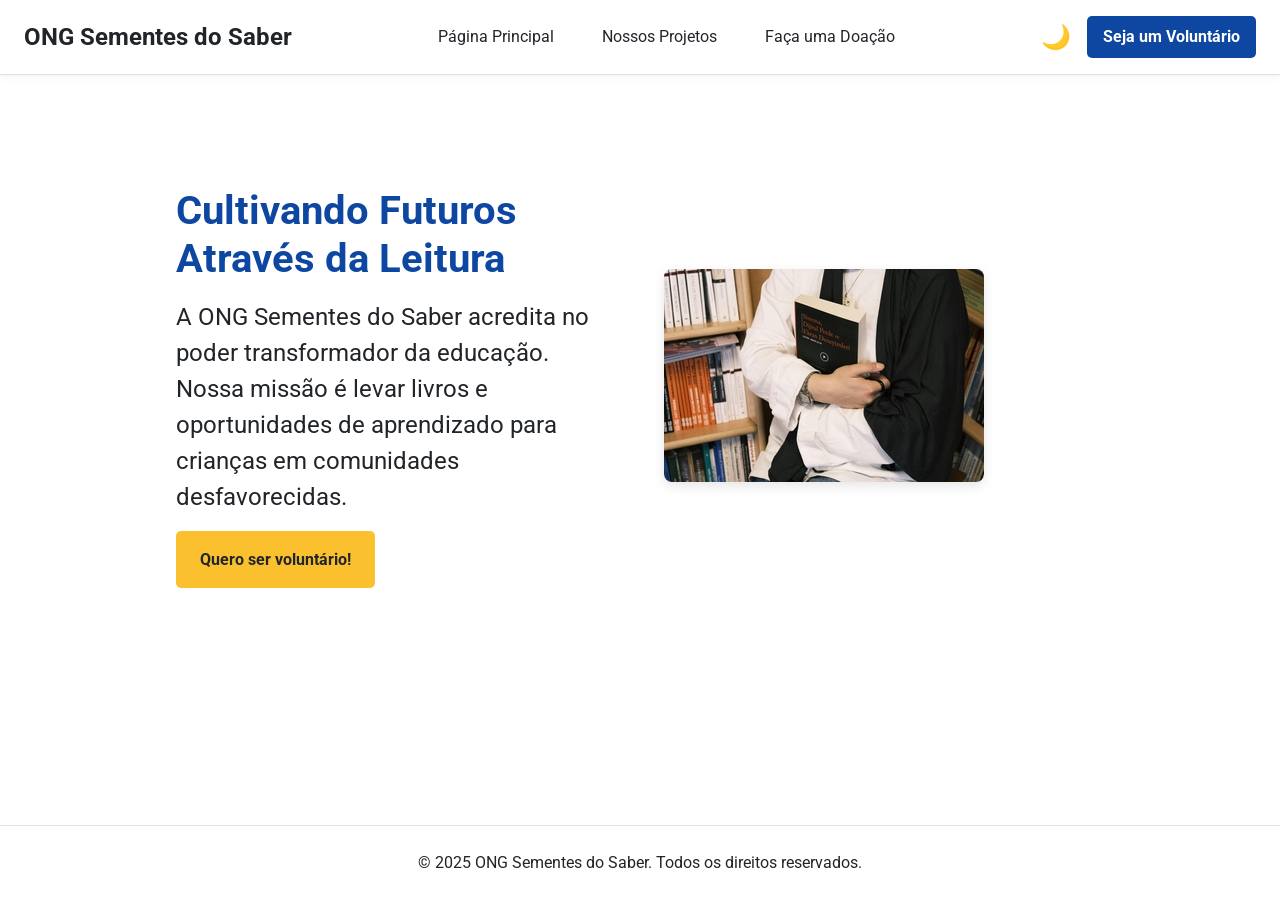
<file: index.html>
<!DOCTYPE html>
<html lang="pt-br">
<head>
    <meta charset="UTF-8">
    <meta name="viewport" content="width=device-width, initial-scale=1.0">
    <title>ONG Sementes do Saber | Página Principal</title>
    <link rel="stylesheet" href="style.css">
    <link rel="preconnect" href="https://fonts.googleapis.com">
    <link rel="preconnect" href="https://fonts.gstatic.com" crossorigin>
    <link href="https://fonts.googleapis.com/css2?family=Roboto:wght@300;400;700&display=swap" rel="stylesheet">

</head>
<body>

    <header class="header-principal"> <a href="index.html" class="logo">
            <h1>ONG Sementes do Saber</h1>
        </a>

        <nav id="menu-principal">
            <ul>
                <li><a href="index.html">Página Principal</a></li> 
                <li><a href="projetos.html">Nossos Projetos</a></li> 
                <li><a href="doacoes.html">Faça uma Doação</a></li>
            </ul>
        </nav>

        <div class="header-acoes">
            
            <button id="btn-dark-mode" class="btn-dark-mode" aria-label="Alternar modo escuro">🌙</button>
            
            <a href="cadastro.html" class="btn-cadastro">Seja um Voluntário</a>

            <button id="btn-mobile" aria-label="Abrir Menu" aria-haspopup="true" aria-expanded="false">
                <span id="hamburguer-icon"></span>
            </button>
        </div>

    </header>


    
<main>
        <section class="hero-section"> 
            
            <div class="hero-text">
                <h2>Cultivando Futuros Através da Leitura</h2>
                <p>A ONG Sementes do Saber acredita no poder transformador da educação. Nossa missão é levar livros e oportunidades de aprendizado para crianças em comunidades desfavorecidas.</p>
                
                <a href="cadastro.html" class="btn-hero">Quero ser voluntário!</a>
            </div>

            <div class="hero-image">
                <img src="imagens/biblioteca.jpg" alt="Voluntária segurando um livro">
            </div>

        </section> </main>
    <footer>
        <p>&copy; 2025 ONG Sementes do Saber. Todos os direitos reservados.</p>
    </footer>

    <script type="module" src="js/main.js"></script>
</body>
</html>
</file>
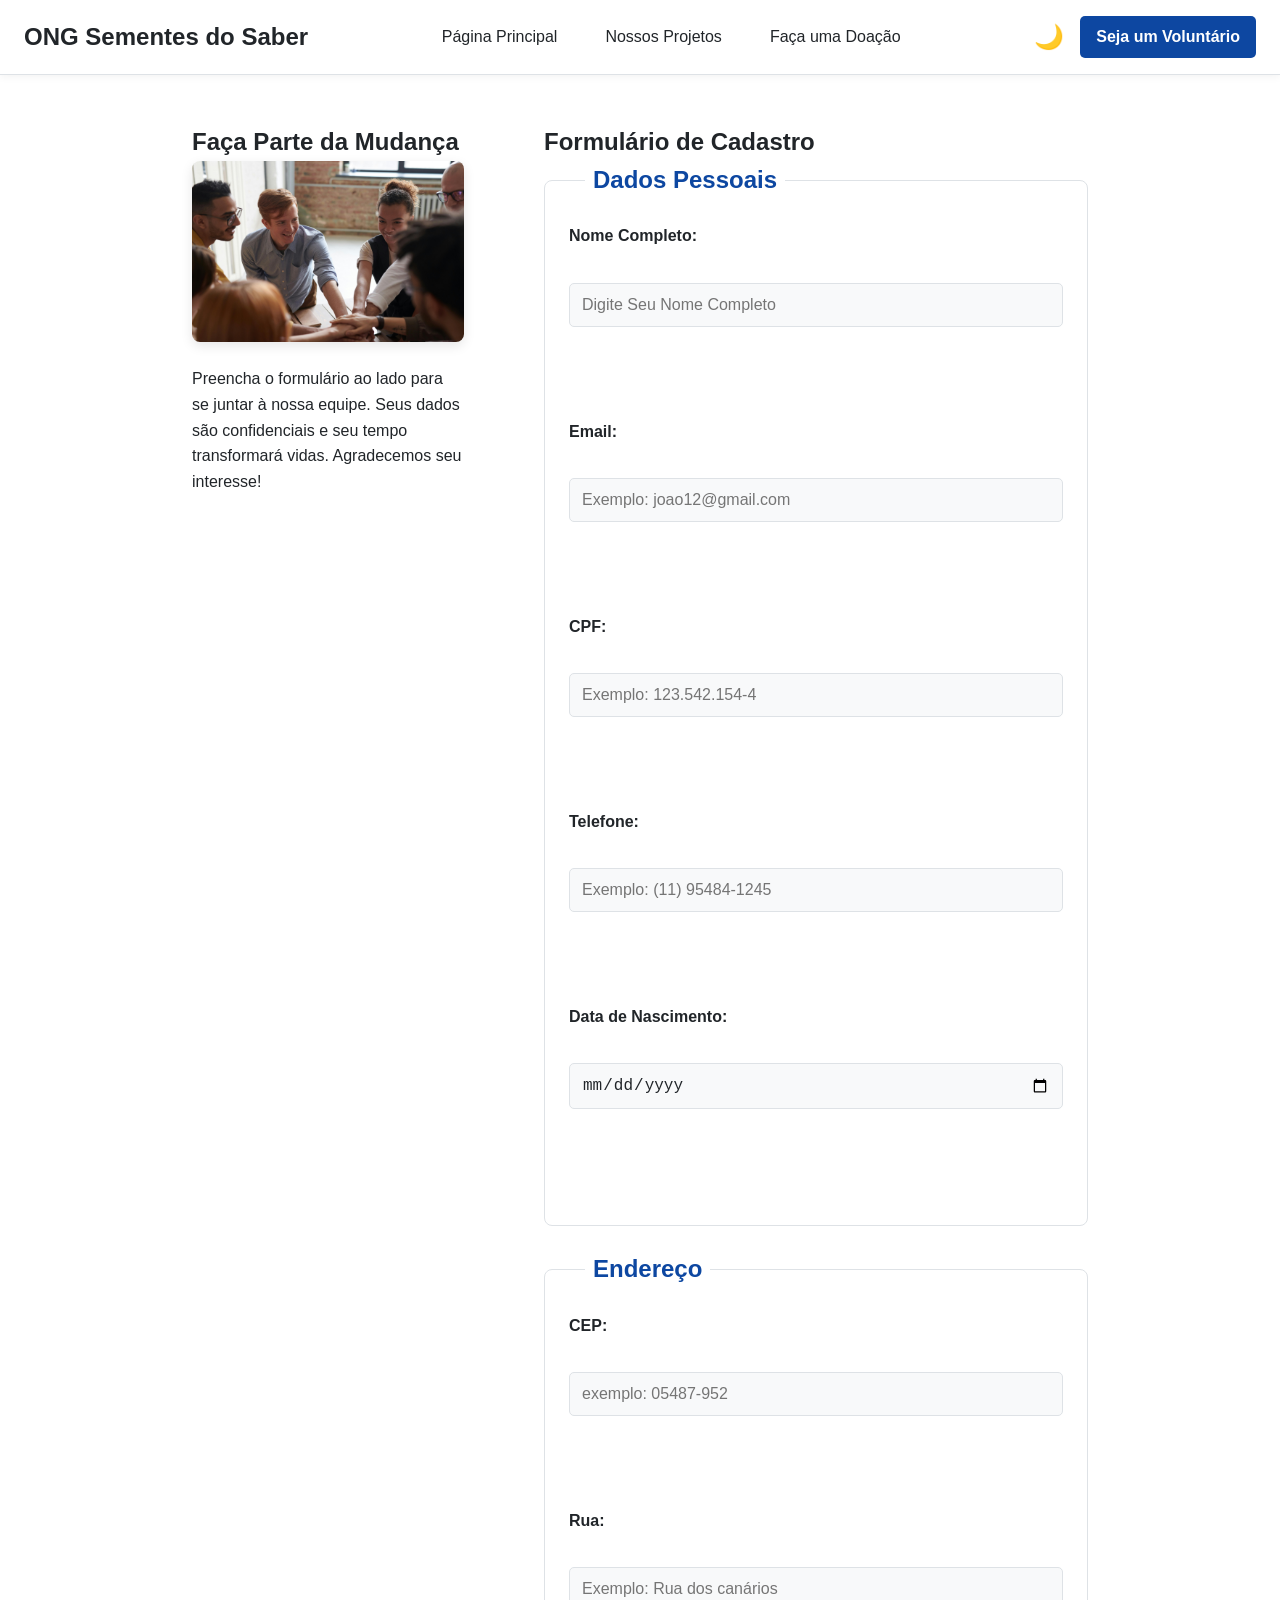
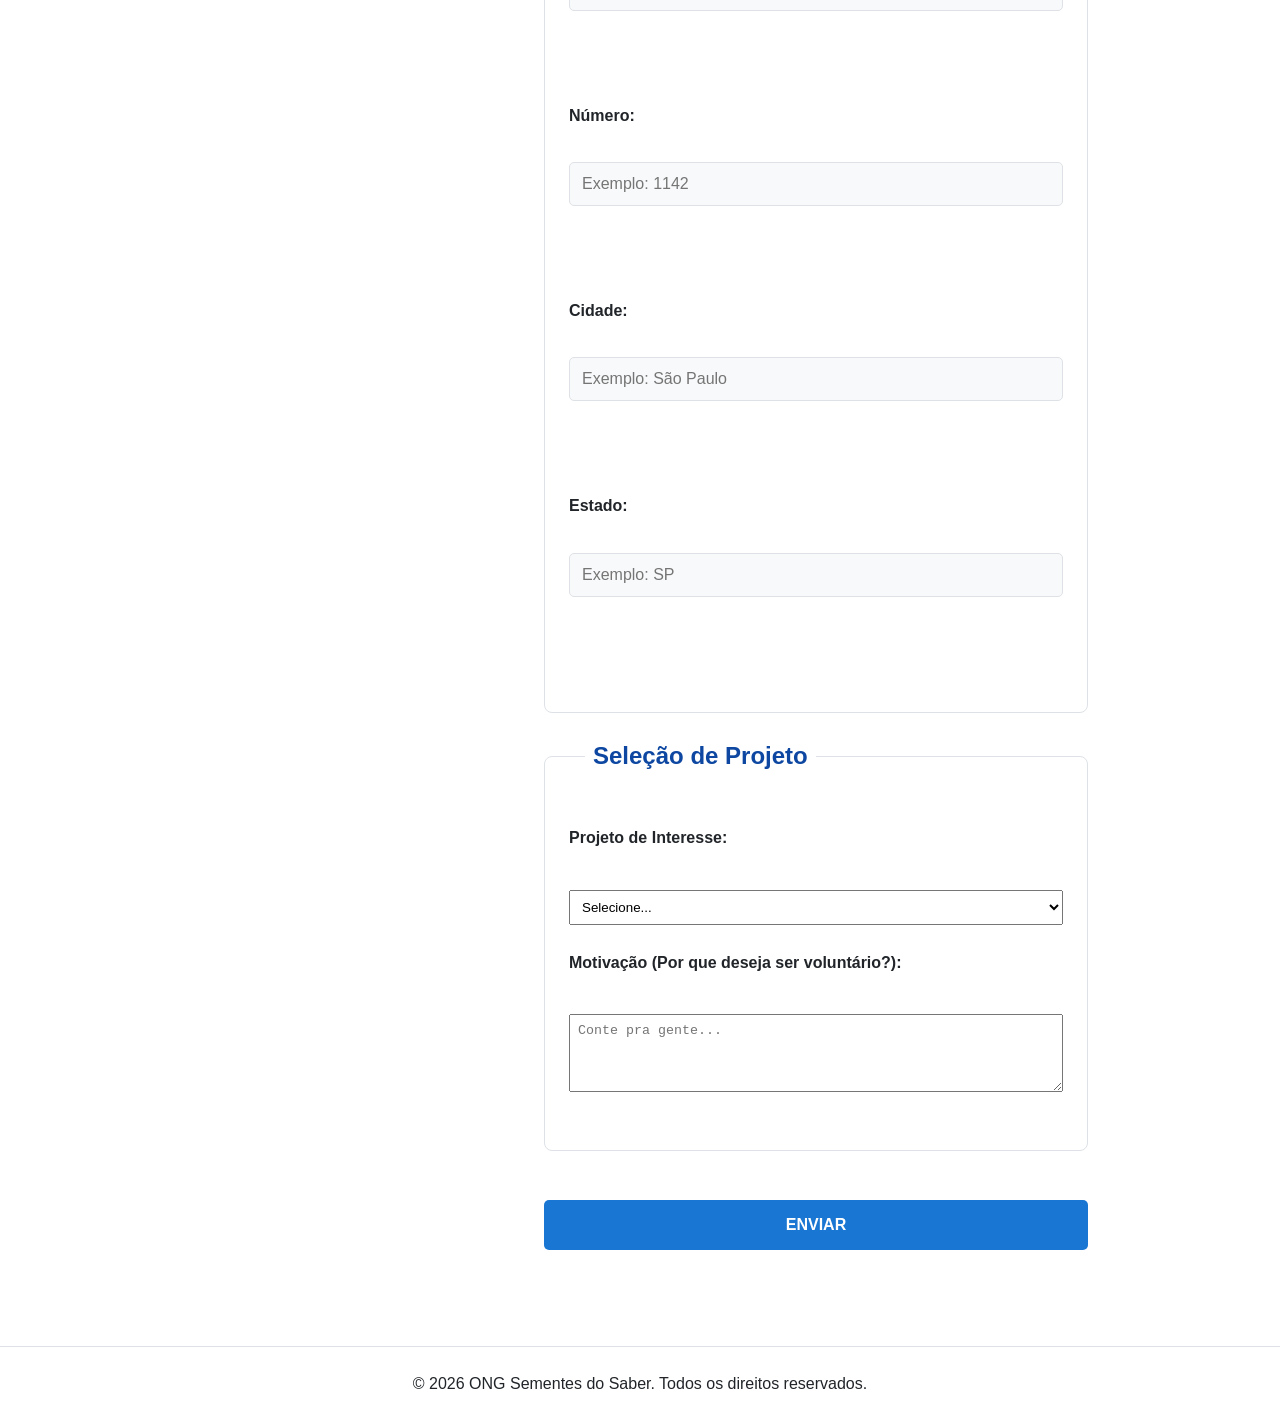
<file: cadastro.html>
<!DOCTYPE html>
<html lang="pt-br">
<head>
    <meta charset="UTF-8">
    <meta name="viewport" content="width=device-width, initial-scale=1.0">
    <title>Cadastro de Voluntário | ONG Sementes do Saber</title>
    <link rel="stylesheet" href="style.css">
</head>
<body> 
   <header class="header-principal">
        <a href="index.html" class="logo">
            <h1>ONG Sementes do Saber</h1>
        </a>
        <nav id="menu-principal">
            <ul>
                <li><a href="index.html">Página Principal</a></li> 
                <li><a href="projetos.html">Nossos Projetos</a></li> 
                <li><a href="doacoes.html">Faça uma Doação</a></li>
            </ul>
        </nav>
       <div class="header-acoes">
            <button id="btn-dark-mode" class="btn-dark-mode" aria-label="Alternar modo escuro">🌙</button>
            <a href="cadastro.html" class="btn-cadastro">Seja um Voluntário</a>
            <button id="btn-mobile" aria-label="Abrir Menu" aria-haspopup="true" aria-expanded="false">
                <span id="hamburguer-icon"></span>
            </button>
        </div>
    </header>

    <main>
        <div class="container">

            <div class="cadastro-layout">

                <section class="cadastro-info">
                    <h2>Faça Parte da Mudança</h2>
                    <img src="imagens/voluntarios.jpg" alt="Voluntários unidos">
                    <p>
                        Preencha o formulário ao lado para se juntar à nossa equipe. 
                        Seus dados são confidenciais e seu tempo transformará vidas. 
                        Agradecemos seu interesse!
                    </p>
                </section>

                <section class="cadastro-form">
                    <h2>Formulário de Cadastro</h2>
                
                    <!-- AQUI FOI REMOVIDO O NOVALIDATE PARA ATIVAR O HTML5 -->
                    <form class="form-cadastro" action="#" method="post">
                        <fieldset>
                            <legend>Dados Pessoais</legend>

                            <label for="nome">Nome Completo:</label>
                            <br>
                            <input type="text" id="nome" name="NOME" placeholder="Digite Seu Nome Completo" required>
                            <p class="error-message" id="error-nome"></p><br><br>
                        
                            <label for="email">Email:</label>
                            <br>
                            <input type="email" id="email" name="EMAIL" placeholder="Exemplo: joao12@gmail.com" required>
                            <p class="error-message" id="error-email"></p> <br><br>
                        
                            <!-- CPF COM VALIDAÇÃO NATIVA (PATTERN) E MÁSCARA -->
                            <label for="cpf">CPF:</label>
                            <br>
                            <input type="text" id="cpf" name="CPF" placeholder="Exemplo: 123.542.154-4" pattern="\d{3}\.\d{3}\.\d{3}-\d{2}" maxlength="14" title="Digite o CPF no formato xxx.xxx.xxx-xx" required>
                            <p class="error-message" id="error-cpf"></p> <br><br>
                        
                            <!-- TELEFONE COM TYPE TEL, PATTERN E MÁSCARA -->
                            <label for="telefone">Telefone:</label>
                            <br>
                            <input type="tel" id="telefone" name="TELEFONE" placeholder="Exemplo: (11) 95484-1245" pattern="\(\d{2}\)\s\d{4,5}-\d{4}" maxlength="15" title="Digite com DDD e traço, ex: (11) 95484-1245" required>
                            <p class="error-message" id="error-telefone"></p><br><br>
                        
                            <label for="datanasc">Data de Nascimento:</label>
                            <br>
                            <input type="date" id="datanasc" name="DATANASC" required>
                            <p class="error-message" id="error-datanasc"></p><br><br>
                        </fieldset>

                        <fieldset>
                            <legend>Endereço</legend>

                            <!-- CEP COM PATTERN E MÁSCARA -->
                            <label for="cep">CEP:</label>
                            <br>
                            <input type="text" id="cep" name="CEP" placeholder="exemplo: 05487-952" pattern="\d{5}-\d{3}" maxlength="9" title="Digite o CEP no formato xxxxx-xxx" required>
                            <p class="error-message" id="error-cep"></p><br><br>
                        
                            <label for="rua">Rua:</label>
                            <br>
                            <input type="text" id="rua" name="RUA" placeholder="Exemplo: Rua dos canários" required>
                            <p class="error-message" id="error-rua"></p><br><br>
                        
                            <label for="numero">Número:</label>
                            <br>
                            <input type="number" id="numero" name="NUMERO" placeholder="Exemplo: 1142" required>
                            <p class="error-message" id="error-numero"></p><br><br>
                        
                            <label for="cidade">Cidade:</label>
                            <br>
                            <input type="text" id="cidade" name="CIDADE" placeholder="Exemplo: São Paulo" required>
                            <p class="error-message" id="error-cidade"></p><br><br>
                        
                            <label for="estado">Estado:</label>
                            <br>
                            <input type="text" id="estado" name="ESTADO" placeholder="Exemplo: SP" pattern="[A-Za-z]{2}" maxlength="2" title="Digite a sigla do estado, ex: SP" required>
                            <p class="error-message" id="error-estado"></p><br><br>
                        </fieldset>

                        <!-- TERCEIRO FIELDSET ADICIONADO PARA BATER COM OS TEXTOS DESCRITIVOS -->
                        <fieldset>
                            <legend>Seleção de Projeto</legend>
                            <br>
                            <label for="projeto">Projeto de Interesse:</label>
                            <br>
                            <select id="projeto" name="PROJETO" required style="width: 100%; padding: 8px; margin-top: 5px;">
                                <option value="">Selecione...</option>
                                <option value="educacao">Educação e Leitura</option>
                                <option value="horta">Horta Comunitária</option>
                                <option value="reforco">Reforço Escolar</option>
                            </select>
                            <br><br>
                            
                            <label for="motivacao">Motivação (Por que deseja ser voluntário?):</label>
                            <br>
                            <textarea id="motivacao" name="MOTIVACAO" rows="4" placeholder="Conte pra gente..." required style="width: 100%; padding: 8px; margin-top: 5px;"></textarea>
                            <br><br>
                        </fieldset>

                        <br>

                        <button type="submit">ENVIAR</button>

                </form>
            </section>

        </div> </div> 
</main>

    <footer>
        <p>&copy; 2026 ONG Sementes do Saber. Todos os direitos reservados.</p>
    </footer>

    <script type="module" src="js/main.js"></script>
    </body>
</html>
</file>
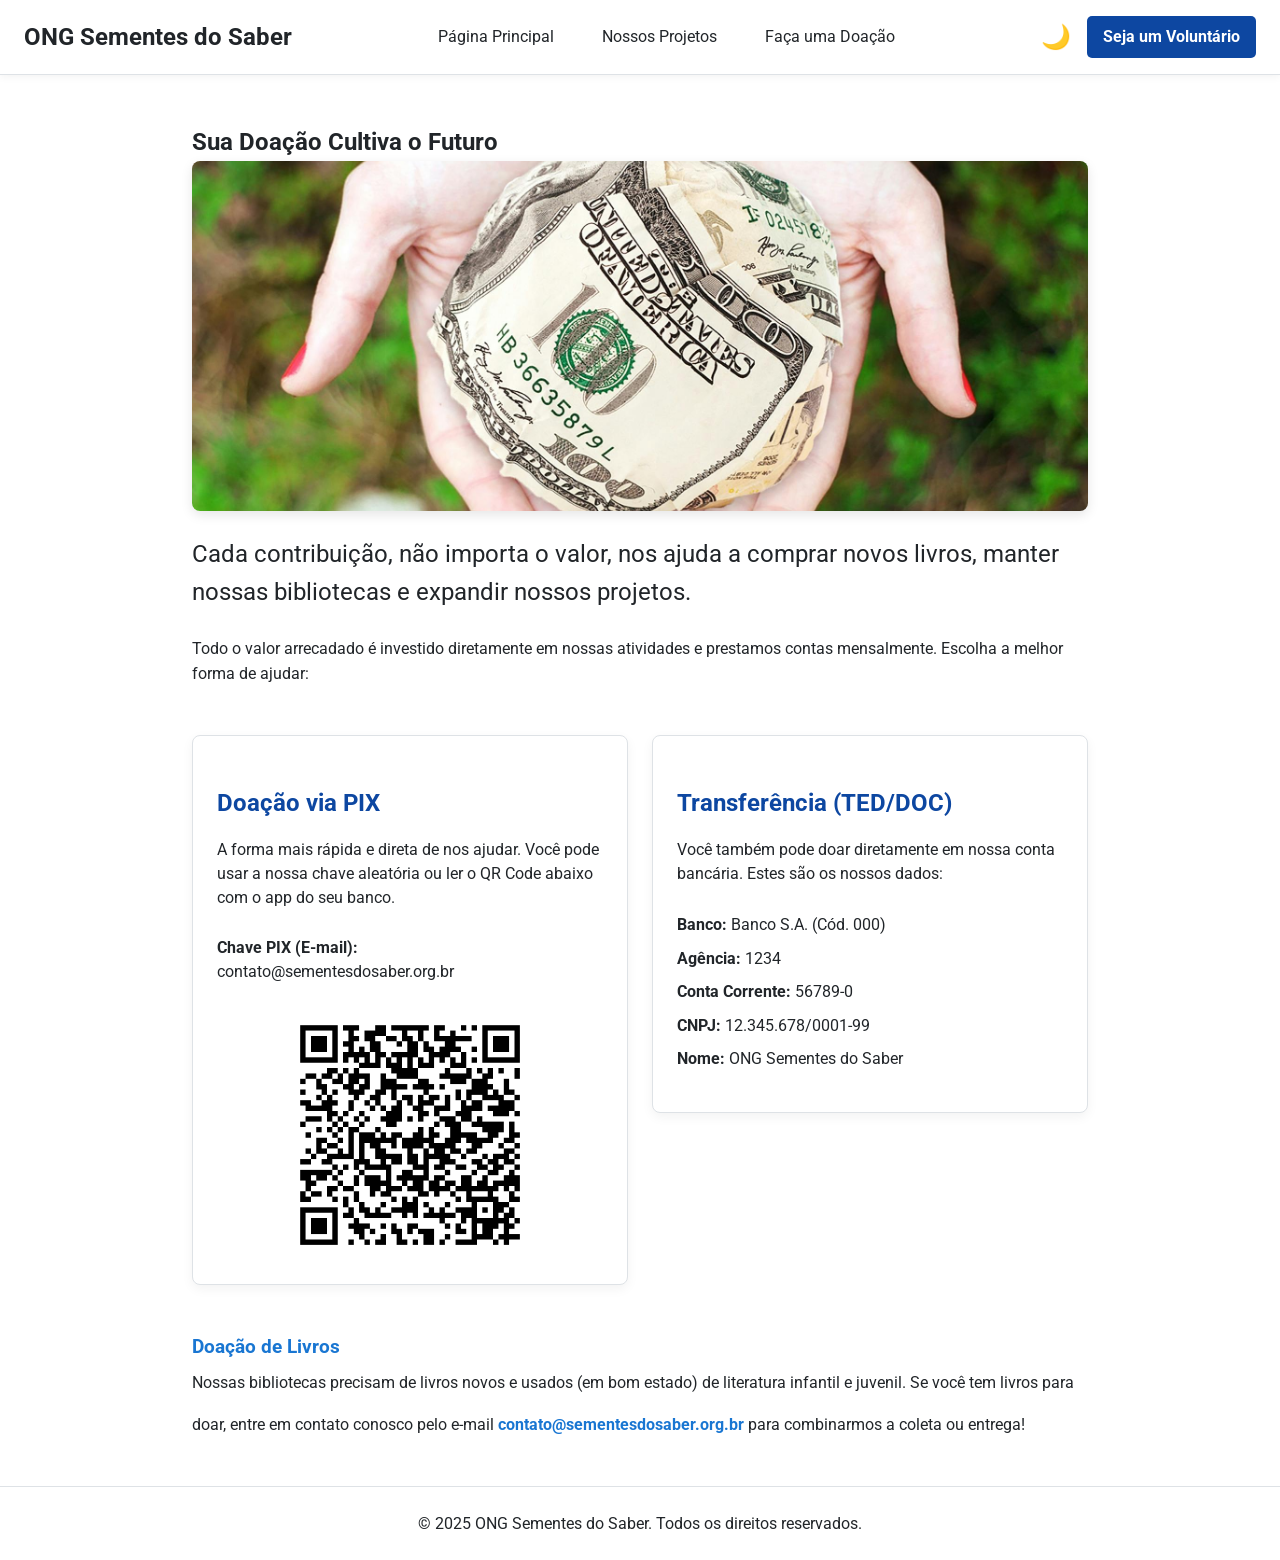
<file: doacoes.html>
<!DOCTYPE html>
<html lang="pt-br">
<head>
    <meta charset="UTF-8">
    <meta name="viewport" content="width=device-width, initial-scale=1.0">
    
    <title>Faça uma Doação | ONG Sementes do Saber</title>
    
    <link rel="stylesheet" href="style.css">
    <link rel="preconnect" href="https://fonts.googleapis.com">
    <link rel="preconnect" href="https://fonts.gstatic.com" crossorigin>
    <link href="https://fonts.googleapis.com/css2?family=Roboto:wght@300;400;700&display=swap" rel="stylesheet">
</head>
<body> 

    <header class="header-principal">
        <a href="index.html" class="logo">
            <h1>ONG Sementes do Saber</h1>
        </a>
        <nav id="menu-principal">
            <ul>
                <li><a href="index.html">Página Principal</a></li> 
                <li><a href="projetos.html">Nossos Projetos</a></li> 
                <li><a href="doacoes.html">Faça uma Doação</a></li>
            </ul>
        </nav>
        <div class="header-acoes">
            <button id="btn-dark-mode" class="btn-dark-mode" aria-label="Alternar modo escuro">🌙</button>
            <a href="cadastro.html" class="btn-cadastro">Seja um Voluntário</a>
            <button id="btn-mobile" aria-label="Abrir Menu" aria-haspopup="true" aria-expanded="false">
                <span id="hamburguer-icon"></span>
            </button>
        </div>
    </header>

    <main>
        <div class="container">
        
            <section>
                <h2>Sua Doação Cultiva o Futuro</h2>
               <img src="imagens/doacao.jpg" alt="Mãos segurando moedas e uma planta pequena" class="img-cabecalho-pagina">
                <p style="font-size: var(--fonte-h3); margin-bottom: var(--espaco-g);">
                    Cada contribuição, não importa o valor, nos ajuda a comprar novos livros, manter nossas bibliotecas e expandir nossos projetos.
                </p>
                <p>Todo o valor arrecadado é investido diretamente em nossas atividades e prestamos contas mensalmente. Escolha a melhor forma de ajudar:</p>
            </section>

            <section class="grid-12-container">

                <div class="info-column-card col-12 d-col-6">
                    <h3>Doação via PIX</h3>
                    <p>A forma mais rápida e direta de nos ajudar. Você pode usar a nossa chave aleatória ou ler o QR Code abaixo com o app do seu banco.</p>
                    <br>
                    <p><strong>Chave PIX (E-mail):</strong><br> contato@sementesdosaber.org.br</p>
                    <br>
                    <img src="imagens/pix-qrcode.png" alt="QR Code para doação PIX" style="max-width: 250px; margin: 0 auto; border-radius: 8px; box-shadow: none;">
                </div>

                <div class="info-column-card col-12 d-col-6">
                    <h3>Transferência (TED/DOC)</h3>
                    <p>Você também pode doar diretamente em nossa conta bancária. Estes são os nossos dados:</p>
                    <br>
                    <ul style="list-style: none; margin-left: 0;">
                        <li><strong>Banco:</strong> Banco S.A. (Cód. 000)</li>
                        <li><strong>Agência:</strong> 1234</li>
                        <li><strong>Conta Corrente:</strong> 56789-0</li>
                        <li><strong>CNPJ:</strong> 12.345.678/0001-99</li>
                        <li><strong>Nome:</strong> ONG Sementes do Saber</li>
                    </ul>
                </div>

            </section>

            <section>
                <h3>Doação de Livros</h3>
                <p>Nossas bibliotecas precisam de livros novos e usados (em bom estado) de literatura infantil e juvenil. Se você tem livros para doar, entre em contato conosco pelo e-mail <a href="mailto:contato@sementesdosaber.org.br" class="link-secundario">contato@sementesdosaber.org.br</a> para combinarmos a coleta ou entrega!</p>
            </section>
            
        </div> 
    </main>

    <footer>
        <p>&copy; 2025 ONG Sementes do Saber. Todos os direitos reservados.</p>
    </footer>

    <script type="module" src="js/main.js"></script>
</body>
</html>
</file>
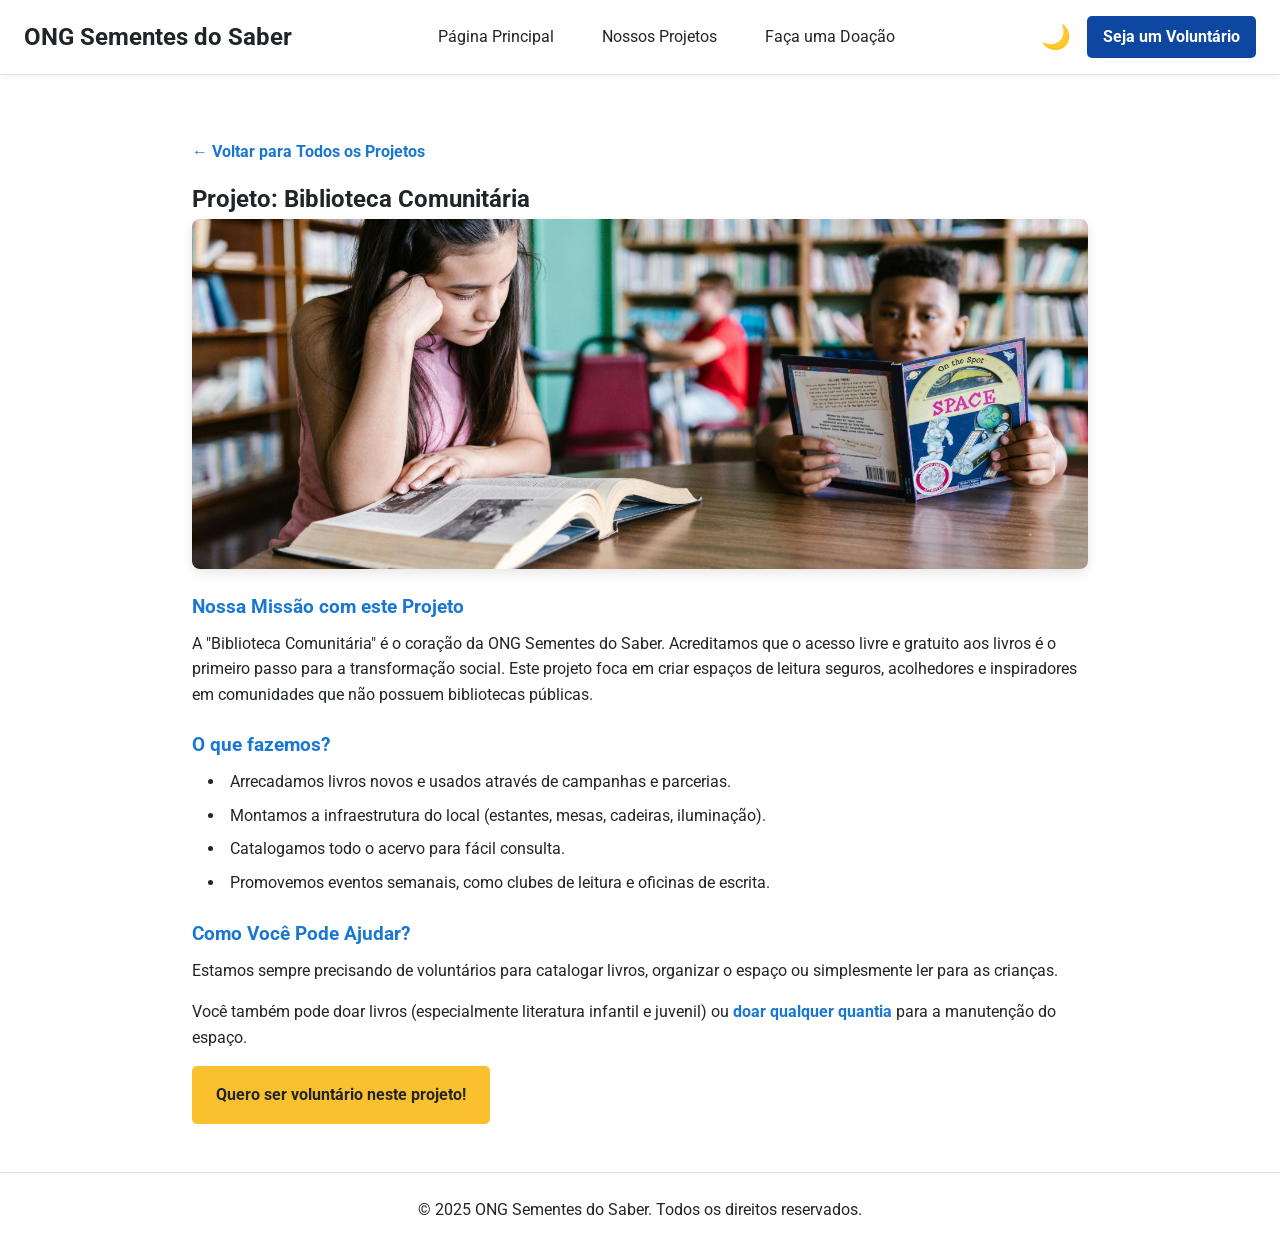
<file: projeto-biblioteca.html>
<!DOCTYPE html>
<html lang="pt-br">
<head>
    <meta charset="UTF-8">
    <meta name="viewport" content="width=device-width, initial-scale=1.0">
    
    <title>Projeto: Biblioteca Comunitária | ONG Sementes do Saber</title>
    
    <link rel="stylesheet" href="style.css">
    <link rel="preconnect" href="https://fonts.googleapis.com">
    <link rel="preconnect" href="https://fonts.gstatic.com" crossorigin>
    <link href="https://fonts.googleapis.com/css2?family=Roboto:wght@300;400;700&display=swap" rel="stylesheet">
</head>
<body> 

    <header class="header-principal">
        <a href="index.html" class="logo">
            <h1>ONG Sementes do Saber</h1>
        </a>
        <nav id="menu-principal">
            <ul>
                <li><a href="index.html">Página Principal</a></li> 
                <li><a href="projetos.html">Nossos Projetos</a></li> 
                <li><a href="doacoes.html">Faça uma Doação</a></li>
            </ul>
        </nav>
        <div class="header-acoes">
            <button id="btn-dark-mode" class="btn-dark-mode" aria-label="Alternar modo escuro">🌙</button>
            <a href="cadastro.html" class="btn-cadastro">Seja um Voluntário</a>
            <button id="btn-mobile" aria-label="Abrir Menu" aria-haspopup="true" aria-expanded="false">
                <span id="hamburguer-icon"></span>
            </button>
        </div>
    </header>

    <main>
        <div class="container">
        
            <section>
                <a href="projetos.html" class="link-secundario" style="margin-bottom: var(--espaco-m); display: inline-block;">&larr; Voltar para Todos os Projetos</a>

                <h2>Projeto: Biblioteca Comunitária</h2>
                
                <img src="imagens/projeto-leitura.jpg" alt="Crianças lendo na biblioteca comunitária" class="img-cabecalho-pagina">
                
                <h3>Nossa Missão com este Projeto</h3>
                <p style="margin-bottom: var(--espaco-m);">A "Biblioteca Comunitária" é o coração da ONG Sementes do Saber. Acreditamos que o acesso livre e gratuito aos livros é o primeiro passo para a transformação social. Este projeto foca em criar espaços de leitura seguros, acolhedores e inspiradores em comunidades que não possuem bibliotecas públicas.</p>

                <h3>O que fazemos?</h3>
                <ul>
                    <li>Arrecadamos livros novos e usados através de campanhas e parcerias.</li>
                    <li>Montamos a infraestrutura do local (estantes, mesas, cadeiras, iluminação).</li>
                    <li>Catalogamos todo o acervo para fácil consulta.</li>
                    <li>Promovemos eventos semanais, como clubes de leitura e oficinas de escrita.</li>
                </ul>

                <h3>Como Você Pode Ajudar?</h3>
                <p>Estamos sempre precisando de voluntários para catalogar livros, organizar o espaço ou simplesmente ler para as crianças. Você também pode doar livros (especialmente literatura infantil e juvenil) ou <a href="doacoes.html" class="link-secundario">doar qualquer quantia</a> para a manutenção do espaço.</p>

                <a href="cadastro.html" class="btn-hero" style="margin-top: var(--espaco-m);">Quero ser voluntário neste projeto!</a>

            </section>
            
        </div> 
    </main>

    <footer>
        <p>&copy; 2025 ONG Sementes do Saber. Todos os direitos reservados.</p>
    </footer>

    <script type="module" src="js/main.js"></script>
</body>
</html>
</file>
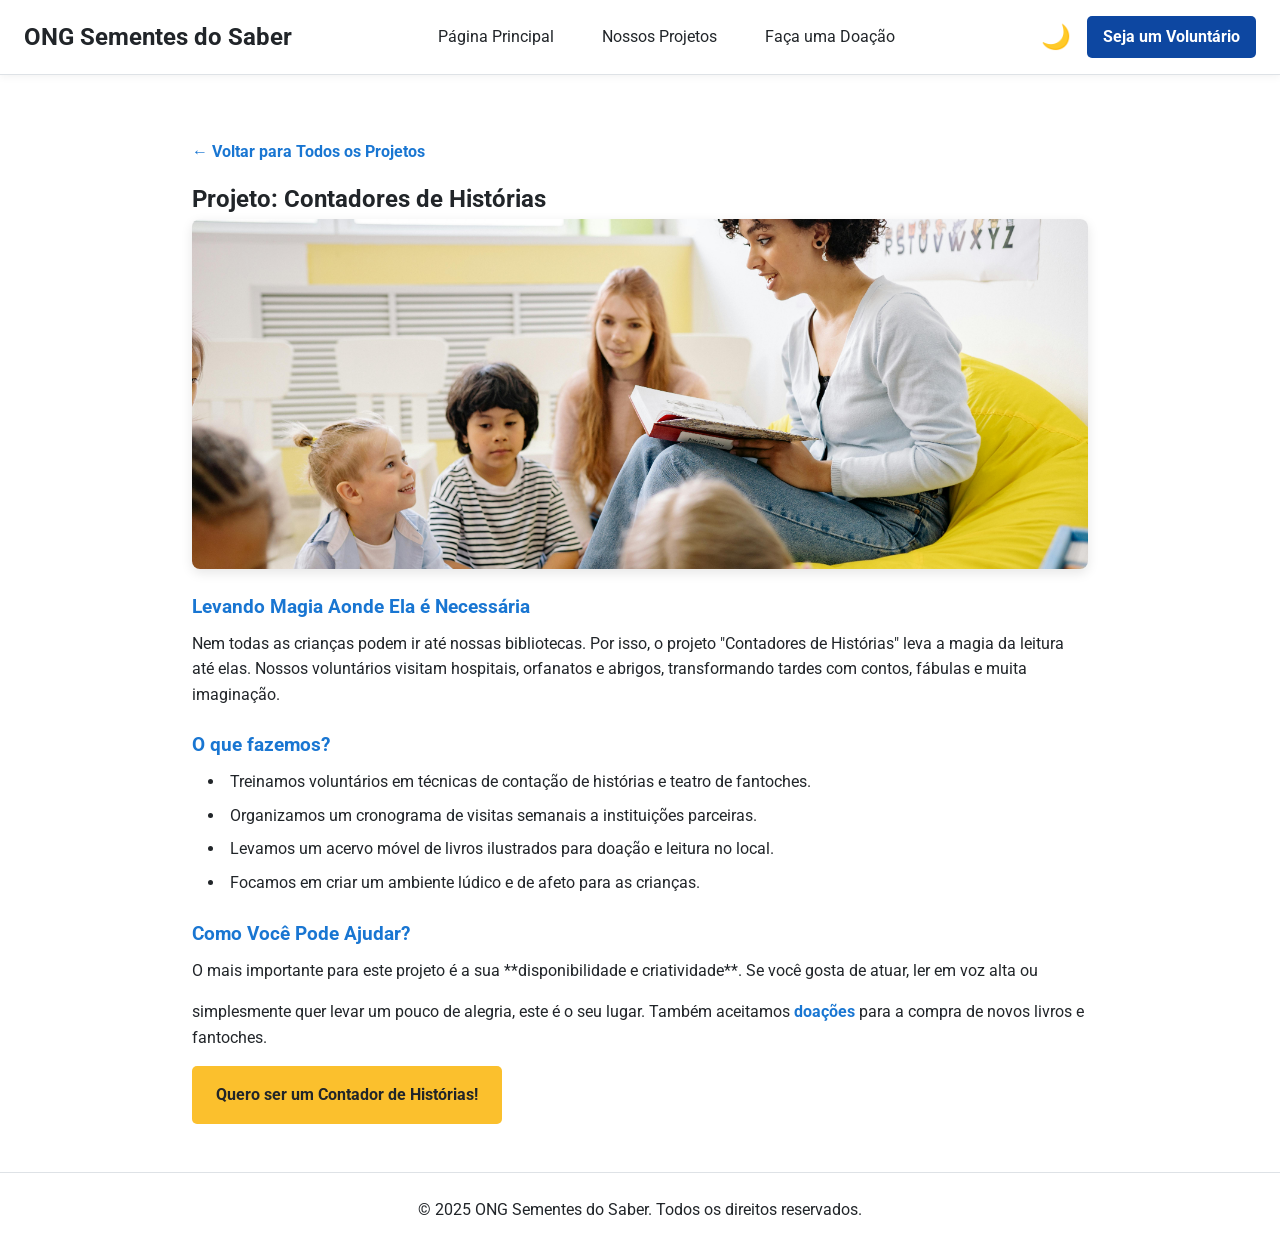
<file: projeto-contadores.html>
<!DOCTYPE html>
<html lang="pt-br">
<head>
    <meta charset="UTF-8">
    <meta name="viewport" content="width=device-width, initial-scale=1.0">
    
    <title>Projeto: Contadores de Histórias | ONG Sementes do Saber</title>
    
    <link rel="stylesheet" href="style.css">
    <link rel="preconnect" href="https://fonts.googleapis.com">
    <link rel="preconnect" href="https://fonts.gstatic.com" crossorigin>
    <link href="https://fonts.googleapis.com/css2?family=Roboto:wght@300;400;700&display=swap" rel="stylesheet">
</head>
<body> 

    <header class="header-principal">
        <a href="index.html" class="logo">
            <h1>ONG Sementes do Saber</h1>
        </a>
        <nav id="menu-principal">
            <ul>
                <li><a href="index.html">Página Principal</a></li> 
                <li><a href="projetos.html">Nossos Projetos</a></li> 
                <li><a href="doacoes.html">Faça uma Doação</a></li>
            </ul>
        </nav>
        <div class="header-acoes">
            <button id="btn-dark-mode" class="btn-dark-mode" aria-label="Alternar modo escuro">🌙</button>
            <a href="cadastro.html" class="btn-cadastro">Seja um Voluntário</a>
            <button id="btn-mobile" aria-label="Abrir Menu" aria-haspopup="true" aria-expanded="false">
                <span id="hamburguer-icon"></span>
            </button>
        </div>
    </header>

    <main>
        <div class="container">
        
            <section>
                <a href="projetos.html" class="link-secundario" style="margin-bottom: var(--espaco-m); display: inline-block;">&larr; Voltar para Todos os Projetos</a>

                <h2>Projeto: Contadores de Histórias</h2>
                
                <img src="imagens/conta-historias.jpg" alt="Voluntário contando história para crianças" class="img-cabecalho-pagina">
                
                <h3>Levando Magia Aonde Ela é Necessária</h3>
                <p style="margin-bottom: var(--espaco-m);">Nem todas as crianças podem ir até nossas bibliotecas. Por isso, o projeto "Contadores de Histórias" leva a magia da leitura até elas. Nossos voluntários visitam hospitais, orfanatos e abrigos, transformando tardes com contos, fábulas e muita imaginação.</p>

                <h3>O que fazemos?</h3>
                <ul>
                    <li>Treinamos voluntários em técnicas de contação de histórias e teatro de fantoches.</li>
                    <li>Organizamos um cronograma de visitas semanais a instituições parceiras.</li>
                    <li>Levamos um acervo móvel de livros ilustrados para doação e leitura no local.</li>
                    <li>Focamos em criar um ambiente lúdico e de afeto para as crianças.</li>
                </ul>

                <h3>Como Você Pode Ajudar?</h3>
                <p>O mais importante para este projeto é a sua **disponibilidade e criatividade**. Se você gosta de atuar, ler em voz alta ou simplesmente quer levar um pouco de alegria, este é o seu lugar. Também aceitamos <a href="doacoes.html" class="link-secundario">doações</a> para a compra de novos livros e fantoches.</p>

                <a href="cadastro.html" class="btn-hero" style="margin-top: var(--espaco-m);">Quero ser um Contador de Histórias!</a>

            </section>
            
        </div> 
    </main>

    <footer>
        <p>&copy; 2025 ONG Sementes do Saber. Todos os direitos reservados.</p>
    </footer>

    <script type="module" src="js/main.js"></script>
</body>
</html>
</file>
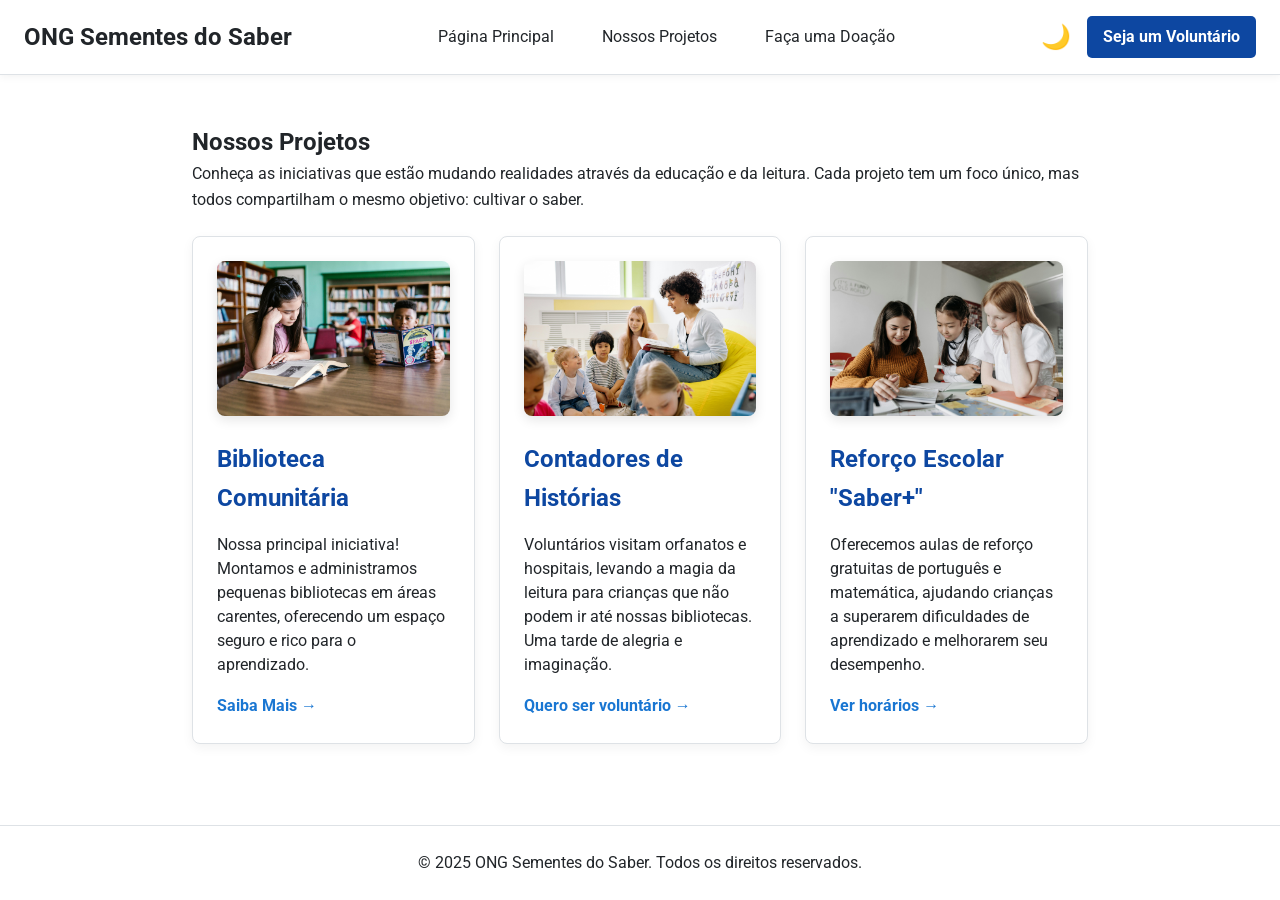
<file: projetos.html>
<!DOCTYPE html>
<html lang="pt-br">
<head>
    <meta charset="UTF-8">
    <meta name="viewport" content="width=device-width, initial-scale=1.0">
    
    <title>Nossos Projetos | ONG Sementes do Saber</title>
    
    <link rel="stylesheet" href="style.css">
    <link rel="preconnect" href="https://fonts.googleapis.com">
    <link rel="preconnect" href="https://fonts.gstatic.com" crossorigin>
    <link href="https://fonts.googleapis.com/css2?family=Roboto:wght@300;400;700&display=swap" rel="stylesheet">
</head>
<body> 

    <header class="header-principal">
        <a href="index.html" class="logo">
            <h1>ONG Sementes do Saber</h1>
        </a>
        <nav id="menu-principal">
            <ul>
                <li><a href="index.html">Página Principal</a></li> 
                <li><a href="projetos.html">Nossos Projetos</a></li> 
                <li><a href="doacoes.html">Faça uma Doação</a></li>
            </ul>
        </nav>
        <div class="header-acoes">
            <button id="btn-dark-mode" class="btn-dark-mode" aria-label="Alternar modo escuro">🌙</button>
            <a href="cadastro.html" class="btn-cadastro">Seja um Voluntário</a>
            <button id="btn-mobile" aria-label="Abrir Menu" aria-haspopup="true" aria-expanded="false">
                <span id="hamburguer-icon"></span>
            </button>
        </div>
    </header>

    <main>
        <div class="container">

    <section>
        <h2>Nossos Projetos</h2>
        <p style="margin-bottom: var(--espaco-g);">Conheça as iniciativas que estão mudando realidades através da educação e da leitura. Cada projeto tem um foco único, mas todos compartilham o mesmo objetivo: cultivar o saber.</p>

        <div class="info-columns">

            <div class="info-column-card">
                <img src="imagens/projeto-leitura.jpg" alt="Crianças lendo em um projeto">
                <h3>Biblioteca Comunitária</h3>
                <p>Nossa principal iniciativa! Montamos e administramos pequenas bibliotecas em áreas carentes, oferecendo um espaço seguro e rico para o aprendizado.</p>
                <a href="projeto-biblioteca.html" class="link-secundario">Saiba Mais &rarr;</a>
            </div>

            <div class="info-column-card">
                <img src="imagens/conta-historias.jpg" alt="Voluntário contando história">
                <h3>Contadores de Histórias</h3>
                <p>Voluntários visitam orfanatos e hospitais, levando a magia da leitura para crianças que não podem ir até nossas bibliotecas. Uma tarde de alegria e imaginação.</p>
                <a href="projeto-contadores.html" class="link-secundario">Quero ser voluntário &rarr;</a>
            </div>

            <div class="info-column-card">
                <img src="imagens/reforco-escolar.jpg" alt="Aula de reforço escolar">
                <h3>Reforço Escolar "Saber+"</h3>
                <p>Oferecemos aulas de reforço gratuitas de português e matemática, ajudando crianças a superarem dificuldades de aprendizado e melhorarem seu desempenho.</p>
                <a href="reforco-escolar.html" class="link-secundario">Ver horários &rarr;</a>
            </div>

    </div> </section>
    
    </main>

    <footer>
        <p>&copy; 2025 ONG Sementes do Saber. Todos os direitos reservados.</p>
    </footer>

    <script type="module" src="js/main.js"></script>
</body>
</html>
</file>
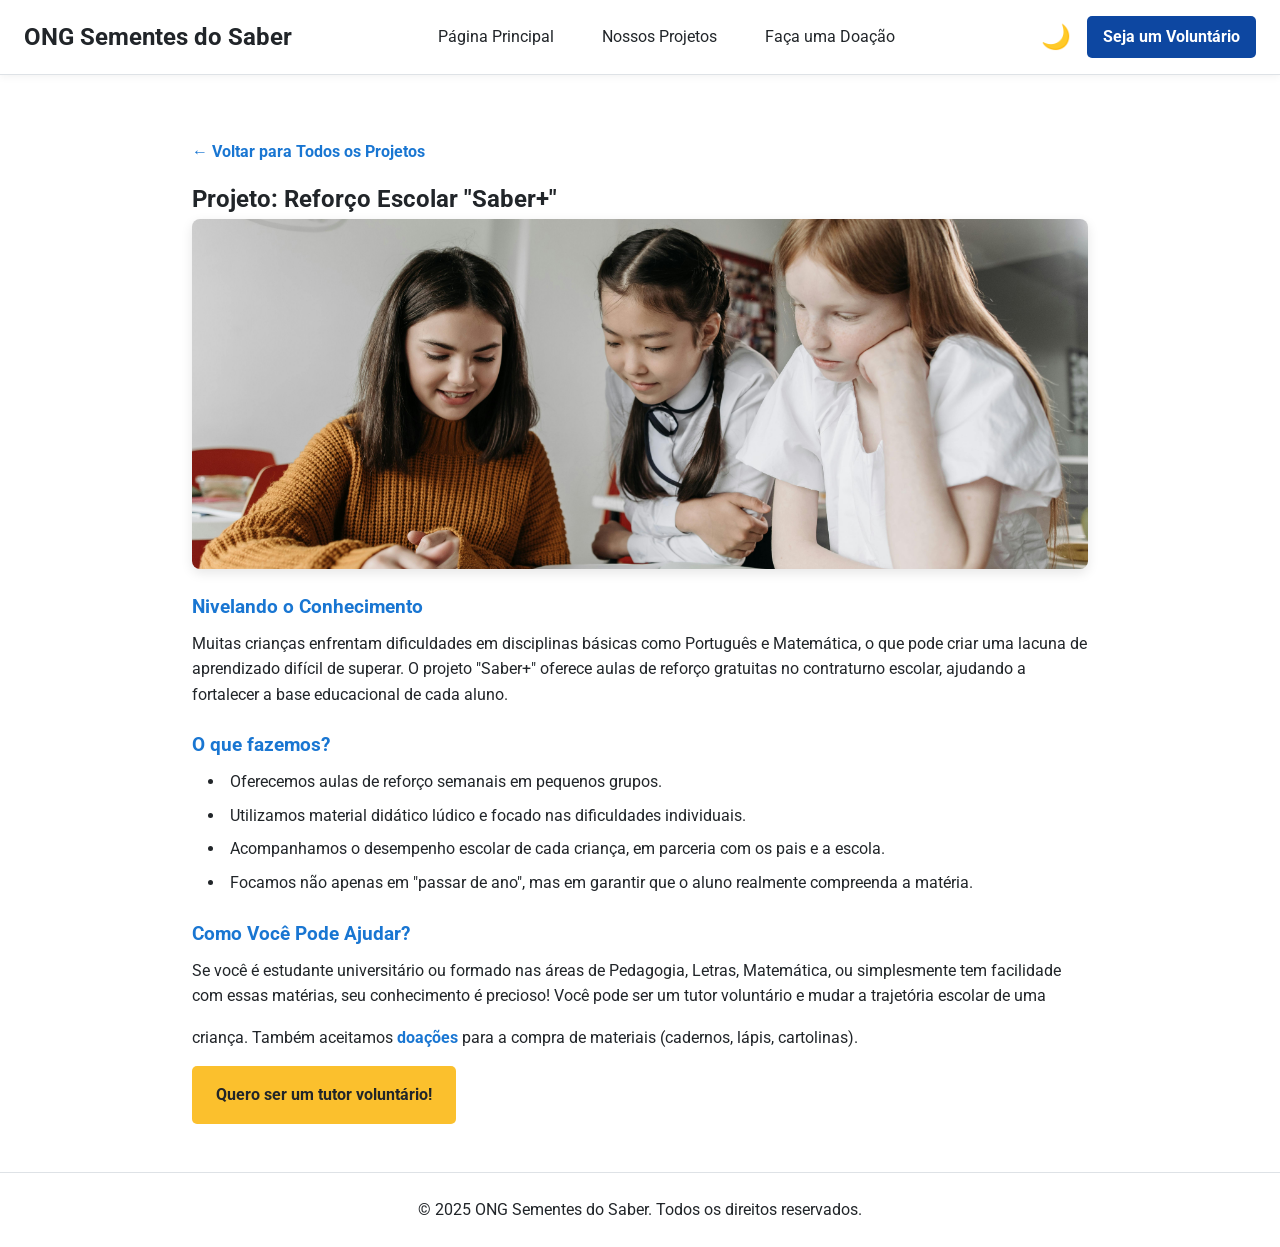
<file: reforco-escolar.html>
<!DOCTYPE html>
<html lang="pt-br">
<head>
    <meta charset="UTF-8">
    <meta name="viewport" content="width=device-width, initial-scale=1.0">
    
    <title>Projeto: Reforço Escolar "Saber+" | ONG Sementes do Saber</title>
    
    <link rel="stylesheet" href="style.css">
    <link rel="preconnect" href="https://fonts.googleapis.com">
    <link rel="preconnect" href="https://fonts.gstatic.com" crossorigin>
    <link href="https://fonts.googleapis.com/css2?family=Roboto:wght@300;400;700&display=swap" rel="stylesheet">
</head>
<body> 

    <header class="header-principal">
        <a href="index.html" class="logo">
            <h1>ONG Sementes do Saber</h1>
        </a>
        <nav id="menu-principal">
            <ul>
                <li><a href="index.html">Página Principal</a></li> 
                <li><a href="projetos.html">Nossos Projetos</a></li> 
                <li><a href="doacoes.html">Faça uma Doação</a></li>
            </ul>
        </nav>
        <div class="header-acoes">
            <button id="btn-dark-mode" class="btn-dark-mode" aria-label="Alternar modo escuro">🌙</button>
            <a href="cadastro.html" class="btn-cadastro">Seja um Voluntário</a>
            <button id="btn-mobile" aria-label="Abrir Menu" aria-haspopup="true" aria-expanded="false">
                <span id="hamburguer-icon"></span>
            </button>
        </div>
    </header>

    <main>
        <div class="container">
        
            <section>
                <a href="projetos.html" class="link-secundario" style="margin-bottom: var(--espaco-m); display: inline-block;">&larr; Voltar para Todos os Projetos</a>

                <h2>Projeto: Reforço Escolar "Saber+"</h2>
                
                <img src="imagens/reforco-escolar.jpg" alt="Voluntário dando aula de reforço escolar" class="img-cabecalho-pagina">
                
                <h3>Nivelando o Conhecimento</h3>
                <p style="margin-bottom: var(--espaco-m);">Muitas crianças enfrentam dificuldades em disciplinas básicas como Português e Matemática, o que pode criar uma lacuna de aprendizado difícil de superar. O projeto "Saber+" oferece aulas de reforço gratuitas no contraturno escolar, ajudando a fortalecer a base educacional de cada aluno.</p>

                <h3>O que fazemos?</h3>
                <ul>
                    <li>Oferecemos aulas de reforço semanais em pequenos grupos.</li>
                    <li>Utilizamos material didático lúdico e focado nas dificuldades individuais.</li>
                    <li>Acompanhamos o desempenho escolar de cada criança, em parceria com os pais e a escola.</li>
                    <li>Focamos não apenas em "passar de ano", mas em garantir que o aluno realmente compreenda a matéria.</li>
                </ul>

                <h3>Como Você Pode Ajudar?</h3>
                <p>Se você é estudante universitário ou formado nas áreas de Pedagogia, Letras, Matemática, ou simplesmente tem facilidade com essas matérias, seu conhecimento é precioso! Você pode ser um tutor voluntário e mudar a trajetória escolar de uma criança. Também aceitamos <a href="doacoes.html" class="link-secundario">doações</a> para a compra de materiais (cadernos, lápis, cartolinas).</p>

                <a href="cadastro.html" class="btn-hero" style="margin-top: var(--espaco-m);">Quero ser um tutor voluntário!</a>

            </section>
            
        </div> 
    </main>

    <footer>
        <p>&copy; 2025 ONG Sementes do Saber. Todos os direitos reservados.</p>
    </footer>

    <script type="module" src="js/main.js"></script>
</body>
</html>
</file>
<file: style.css>
:root {
    --cor-primaria-escura: #0d47a1;
    --cor-primaria: #1976d2;
    --cor-secundaria: #fbc02d;
    --cor-fundo: #f8f9fa;
    --cor-caixas: #ffffff;
    --cor-texto: #212529;
    --cor-bordas: #dee2e6;
    --cor-hamburguer: var(var(--cor-texto));

    --fonte-h1: 2.5rem;
    --fonte-h2: 2rem;
    --fonte-h3: 1.5rem;
    --fonte-corpo: 1rem;
    --fonte-pequena: 0.875rem;
   
    --espaco-p: 8px;
    --espaco-m: 16px;
    --espaco-g: 24px;
    --espaco-gg: 48px;
}

body.dark-mode {
    
    --cor-fundo: #121212; 
    --cor-caixas: #1e1e1e; 
    --cor-texto: #f8f9fa; 
    --cor-bordas: #333333; 
    --cor-hamburguer: var(--cor-caixas);
    color: var(--cor-texto);
}
*{
    margin: 0;
    padding: 0;
    box-sizing: border-box;
}
body{
    font-family: 'Roboto', sans-serif;
    
    background-color: var(--cor-caixas); 
    
    color: var(--cor-texto);
    line-height: 1.6;

    
    display: flex;
    flex-direction: column; 
    min-height: 100vh; 

    transition: background-color 0.3s ease, color 0.3s ease;
}
.header-principal {
    background-color: var(--cor-caixas); 
    color: var(--cor-texto); 
    padding: var(--espaco-m) var(--espaco-g);
    
    
    display: flex;
    justify-content: space-between; 
    align-items: center; 
    
    
    border-bottom: 1px solid var(--cor-bordas);
    box-shadow: 0 2px 8px rgba(0,0,0,0.05); 
    

    position: sticky;
    top: 0;
    width: 100%;
    z-index: 999; 
}


.logo {
    text-decoration: none;
    color: inherit; 
}
.logo h1 {
    font-size: var(--fonte-h3); 
}


#menu-principal ul {
    list-style: none;
    display: flex;
    gap: var(--espaco-m);
}
#menu-principal a {
    color: var(--cor-texto); 
    text-decoration: none;
    font-size: var(--fonte-corpo);
    padding: var(--espaco-p) var(--espaco-m);
    border-radius: 5px;
    transition: background-color 0.3s ease, color 0.3s ease;
}
#menu-principal a:hover {
    background-color: #f0f0f0; 
    color: var(--cor-primaria-escura);
}


.header-acoes {
    display: flex;
    align-items: center;
    gap: var(--espaco-m);
}

.btn-dark-mode {
    background: none;
    border: none;
    font-size: 1.5rem; 
    cursor: pointer;
    color: var(--cor-caixas); 
    transition: transform 0.3s ease;
}
.btn-dark-mode:hover {
    transform: scale(1.1); 
}


.btn-cadastro {
    background-color: var(--cor-primaria-escura); 
    color: var(--cor-caixas); 
    padding: var(--espaco-p) var(--espaco-m);
    text-decoration: none;
    border-radius: 5px;
    font-weight: bold;
    transition: 0.3s ease;
}
.btn-cadastro:hover {
    background-color: var(--cor-primaria); 
}
#btn-mobile {
    display: none;
}
main {
    flex: 1;
    width: 100%;
    margin: 0;
    padding: 0;
}


.container {
    max-width: 960px;
    margin: var(--espaco-gg) auto;
    padding: 0 var(--espaco-m);
}

section {
    padding: 0;
    margin: 0;
    border: none;
    
    max-width: 960px;
    margin: 0 auto var(--espaco-gg) auto; 
    padding: 0 var(--espaco-m);
}


.hero-section {
    display: flex;
    align-items: center;
    gap: var(--espaco-gg);

    max-width: 960px;
    margin: var(--espaco-gg) auto; 
    padding: 64px var(--espaco-m);

    transition: background-color 0.3s ease, color 0.3s ease;
}

.info-column-card {
    flex: 1; 
    background: var(--cor-caixas);
    border: 1px solid var(--cor-bordas);
    border-radius: 8px;
    padding: var(--espaco-g);
    box-shadow: 0 4px 12px rgba(0,0,0,0.05); 
    transition: background-color 0.3s ease, color 0.3s ease; 
}


.info-column-card h3 { 
    color: var(--cor-primaria-escura); 
    font-size: var(--fonte-h3);
    margin-bottom: var(--espaco-m);
}

.info-column-card p {
    font-size: var(--fonte-corpo);
    line-height: 1.5;
}

.link-secundario {
    display: inline-block;
    margin-top: var(--espaco-m);
    color: var(--cor-primaria);
    font-weight: bold;
    text-decoration: none;
}
.link-secundario:hover {
    text-decoration: underline;
}

.info-columns {
    display: flex;
    gap: var(--espaco-g); 
}
.hero-text h2 {
    font-size: var(--fonte-h1); 
    color: var(--cor-primaria-escura); 
    margin-bottom: var(--espaco-m);
    line-height: 1.2; 
}

.hero-text p {
    font-size: var(--fonte-h3); 
    color: var(--cor-texto);
    line-height: 1.5;
}


.hero-text {
    flex: 1;
}

.hero-image {
    flex: 1;
}

.btn-hero {
    display: inline-block;
    background-color: var(--cor-secundaria);
    color: var(--cor-texto);
    padding: var(--espaco-m) var(--espaco-g);
    text-decoration: none;
    border-radius: 5px;
    font-weight: bold;
    margin-top: var(--espaco-m);
    transition: transform 0.3s ease, box-shadow 0.3s ease;
}

.btn-hero:hover {
    transform: scale(1.05);
    box-shadow: 0 4px 15px rgba(0,0,0,0.1);
}

footer {
    background-color: var(--cor-caixas);
    color: var(--cor-texto);

    text-align: center;
    padding: var(--espaco-g);

    border-top: 1px solid var(--cor-bordas);
}






fieldset {
    background-color: var(--cor-caixas);
    border: 1px solid var(--cor-bordas);
    border-radius: 8px;
    padding: var(--espaco-g);
    margin-bottom: var(--espaco-g);
}


legend {
    font-size: var(--fonte-h3);
    color: var(--cor-primaria-escura);
    
    font-weight: bold;
   
    padding: 0 var(--espaco-p);
    margin-left: var(--espaco-m);
}

label {
    display: block;
    font-weight: bold;
    margin-bottom: var(--espaco-p);
}

input[type="text"],
input[type="email"],
input[type="tel"],
input[type="date"],
input[type="number"] {
    width: 100%;
    padding: 12px;
    margin-bottom: var(--espaco-m);
 
    border: 1px solid var(--cor-bordas);
    border-radius: 5px;
   
    font-size: var(--fonte-corpo);
    
    background-color: var(--cor-fundo);
    color: var(--cor-texto);
}
button[type="submit"] {
    display: block;
    width: 100%;
    
    background-color: var(--cor-primaria);
    color: var(--cor-caixas);
    font-size: var(--fonte-corpo);
    font-weight: bold;
    
    padding: var(--espaco-m);
    border: none;
    border-radius: 5px;
    cursor: pointer;
    
    transition: background-color 0.3s ease;
}
.error-message {
    color: #d9534f;
    font-size: var(--fonte-pequena);
    font-weight: bold;
    margin-top: -8px;
    margin-bottom: var(--espaco-m);
    min-height: 1.2em;
}
img {
    max-width: 100%;
    height: auto;
    display: block;
    margin-bottom: var(--espaco-g);
   
    border-radius: 8px;
    box-shadow: 0 4px 12px rgba(0, 0, 0, 0.1);
}

section h3 {
    color: var(--cor-primaria);
    margin-top: var(--espaco-g);
    margin-bottom: var(--espaco-p);
}

section h4{
    color: var(--cor-texto);
    font-weight: bold;
    margin-bottom: var(--espaco-p);
}

section ul{
    list-style-position: inside;
    margin-left: var(--espaco-m);
    margin-bottom: var(--espaco-m);
}

section li {
    margin-bottom: var(--espaco-p);
}
#btn-mobile {
    display: none;
}


.cadastro-layout {
    display: flex;
    gap: var(--espaco-gg); 
    align-items: flex-start; 
}

.cadastro-info {
    flex: 1; 
    position: sticky; 
    top: 100px; 
}
.cadastro-form {
    flex: 2; 
}



.cadastro-info img {
    width: 100%;
    height: auto;
    border-radius: 8px;
    box-shadow: 0 4px 12px rgba(0, 0, 0, 0.1);
    margin-bottom: var(--espaco-g);
}

.img-cabecalho-pagina {
    width: 100%; 
    height: auto; 
    max-height: 350px; 
    object-fit: cover; 
    border-radius: 8px;
    box-shadow: 0 4px 12px rgba(0, 0, 0, 0.1);
    margin-bottom: var(--espaco-g);
}

@media (max-width: 800px) { 

    .cadastro-layout {
        flex-direction: column; 
        gap: var(--espaco-g); 
    }

    .cadastro-info {
        position: static;
    }
    #menu-principal {
        position: fixed;
        width: 300px;
        max-width: 80%;
        height: 100vh;
        top: 0;
        right: 0;
        background-color: var(--cor-primaria-escura);
        z-index: 1000;
        box-shadow: -5px 0 15px rgba(0,0,0,0.2);
        
        transform: translateX(100%);
        transition: transform 0.3s ease-in-out;
        
        display: none; 
    }

  
    .header-principal nav#menu-principal.ativo {
        transform: translateX(0); 
        display: block; 
    }

    
    #menu-principal ul {
        display: block; 
        text-align: left;
        padding-top: 100px; 
    }
    #menu-principal li {
        display: block;
        margin: 0;
    }
    #menu-principal a {
        padding: var(--espaco-g);
        display: block;
        border-bottom: 1px solid var(--cor-primaria);
        color: var(--cor-caixas);
    }
    #menu-principal a:hover {
        background: var(--cor-primaria);
    }

    .header-principal nav#menu-principal {
        display: none;
    }
    
    .header-principal .btn-cadastro {
        display: none;
    }

    #btn-mobile {
        display: block;
        background: none;
        border: none;
        cursor: pointer;
        padding: 10px;
        z-index: 1001;
    }
    
    #hamburguer-icon {
        display: block;
        width: 24px;
        height: 2px;
        background-color: var(--cor-hamburguer);
        position: relative;
        transition: 0.3s ease;
    }
    #hamburguer-icon::before,
    #hamburguer-icon::after {
        content: '';
        position: absolute;
        width: 100%;
        height: 2px;
        background-color: var(--cor-hamburguer);
        left: 0;
        transition: 0.3s ease;
    }
    #hamburguer-icon::before {
        top: -8px;
    }
    #hamburguer-icon::after {
        top: 8px;
    }

    #btn-mobile.ativo #hamburguer-icon {
        background-color: transparent; 
    }


    #btn-mobile.ativo #hamburguer-icon::before {
        transform: rotate(45deg); 
        top: 0;
        background-color: var(--cor-caixas); 
    }


    #btn-mobile.ativo #hamburguer-icon::after {
        transform: rotate(-45deg); 
        top: 0;
        background-color: var(--cor-caixas); 
    }





    .info-columns {
        flex-direction: column;
        gap: var(--espaco-g);
    }

    
    }

    .modal-overlay {
        position: fixed;
        top: 0;
        left: 0;
        width: 100%;
        height: 100%;
        background-color: rgba(0, 0, 0, 0.6);
        z-index: 1000;

        display: flex;
        justify-content: center;
        align-items: center;

        opacity: 0;
        pointer-events: none;
        transition: opacity 0.3s ease;
    }

    .modal-overlay.ativo {
        opacity: 1;
        pointer-events: all;
    }

    .modal-container {
        background-color: var(--cor-caixas);
        color: var(--cor-texto);
        padding: var(--espaco-g);
        border-radius: 8px;
        box-shadow: 0 5px 20px rgba(0,0,0,0.2);
    
        width: 90%;
        max-width: 450px;
    
        transform: scale(0.9);
        transition: transform 0.3s ease;
    }

    .modal-overlay.ativo .modal-container {
        transform: scale(1);
    }

    .modal-container h3 {
        color: var(--cor-primaria-escura);
        font-size: var(--fonte-h3);
        margin: 0;
        margin-bottom: var(--espaco-m);
    }

    .modal-container p {
        font-size: var(--fonte-corpo);
        margin-bottom: var(--espaco-g);
    }

    .modal-close-btn {
        display: block;
        width: 100%;
    
        background-color: var(--cor-primaria);
        color: var(--cor-caixas);
        font-size: var(--fonte-corpo);
        font-weight: bold;
    
        padding: var(--espaco-m);
        border: none;
        border-radius: 5px;
        cursor: pointer;
    
        transition: background-color 0.3s ease;
    }

    .modal-close-btn:hover {
        background-color: var(--cor-primaria-escura);
    }

    .grid-12-container {
    display: grid;
    grid-template-columns: repeat(12, 1fr);
    gap: var(--espaco-g); 
    margin-bottom: var(--espaco-gg);
    align-items: start;
}


.col-12 { grid-column: span 12; }
.col-11 { grid-column: span 11; }
.col-10 { grid-column: span 10; }
.col-9 { grid-column: span 9; }
.col-8 { grid-column: span 8; }
.col-7 { grid-column: span 7; }
.col-6 { grid-column: span 6; }
.col-5 { grid-column: span 5; }
.col-4 { grid-column: span 4; }
.col-3 { grid-column: span 3; }
.col-2 { grid-column: span 2; }
.col-1 { grid-column: span 1; }

@media (min-width: 801px) {
    .d-col-12 { grid-column: span 12; }
    .d-col-11 { grid-column: span 11; }
    .d-col-10 { grid-column: span 10; }
    .d-col-9 { grid-column: span 9; }
    .d-col-8 { grid-column: span 8; }
    .d-col-7 { grid-column: span 7; }
    .d-col-6 { grid-column: span 6; }
    .d-col-5 { grid-column: span 5; }
    .d-col-4 { grid-column: span 4; }
    .d-col-3 { grid-column: span 3; }
    .d-col-2 { grid-column: span 2; }
    .d-col-1 { grid-column: span 1; }
}


@media (max-width: 800px) {
    .grid-12-container > * {
        grid-column: span 12 !important;
    }
    
    .grid-12-container {
        gap: var(--espaco-m); /* Diminui um pouco o gap no mobile */
    }
}
</file>
